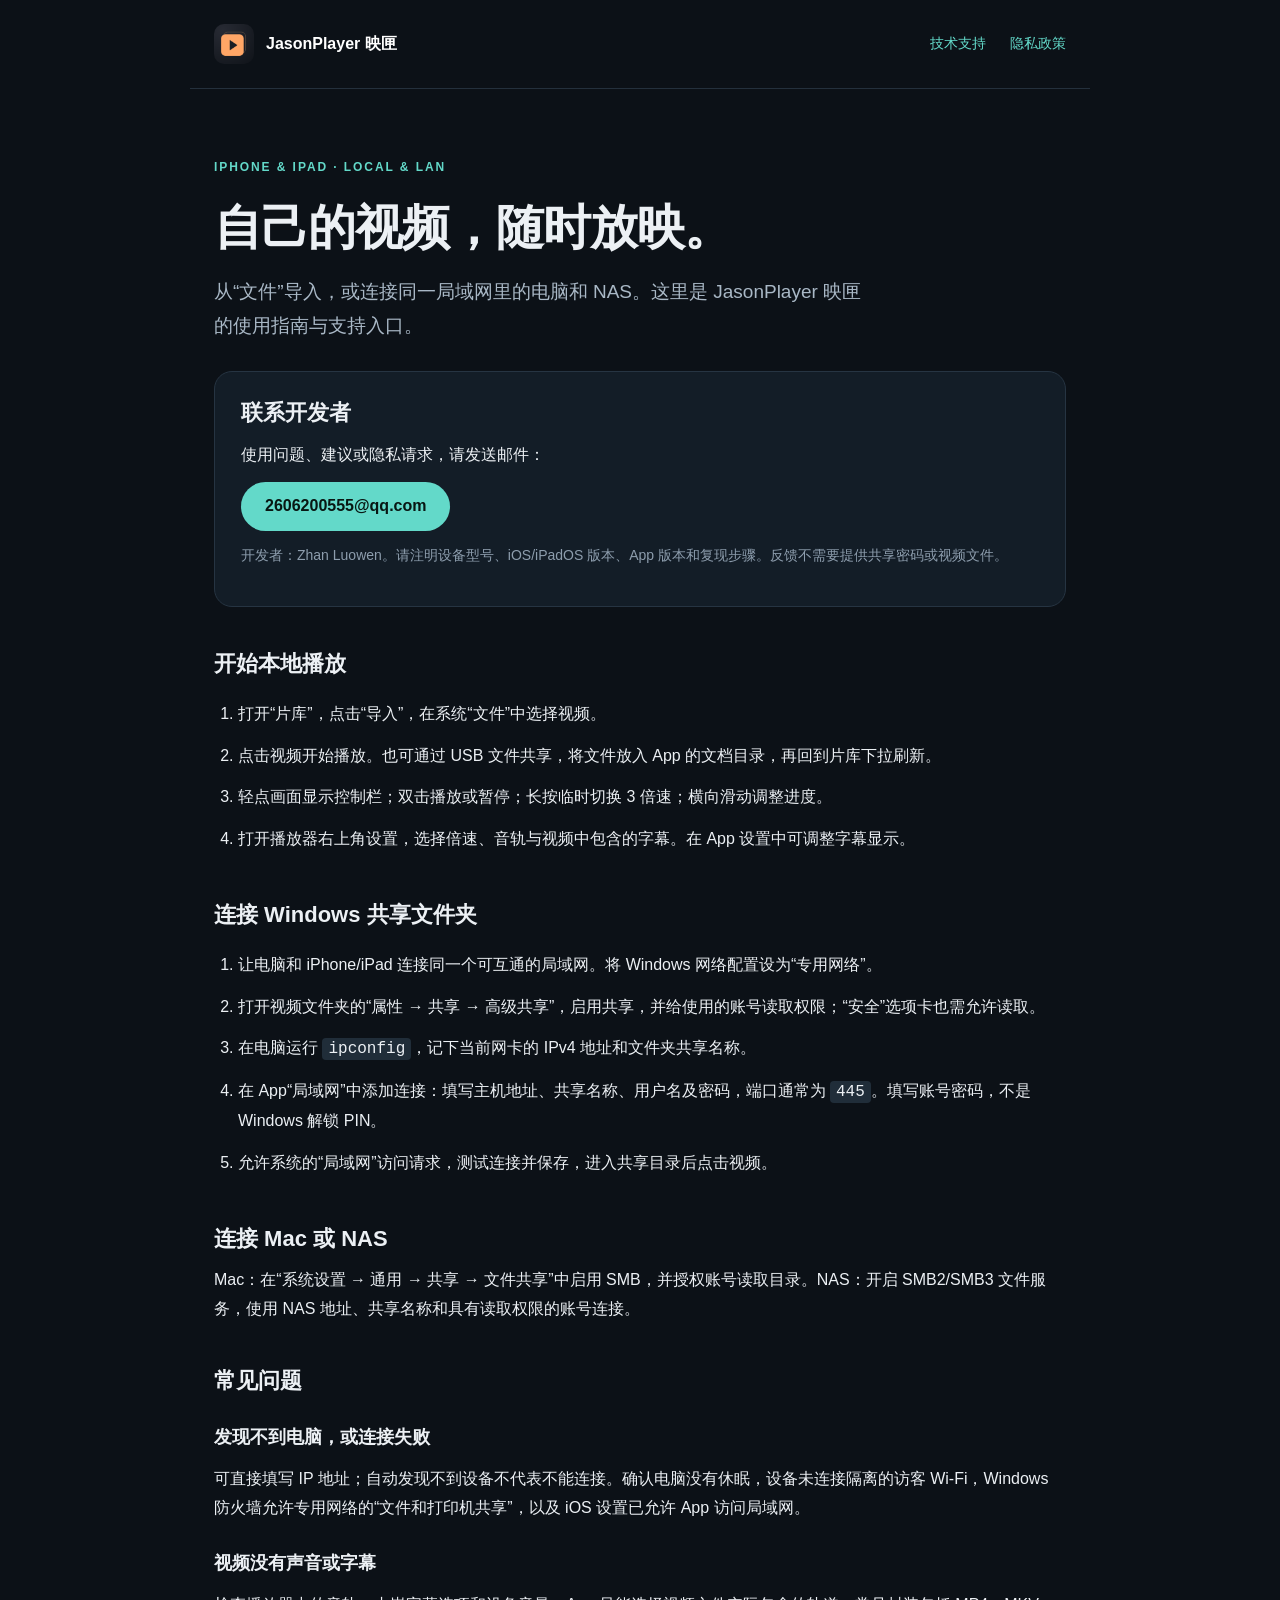
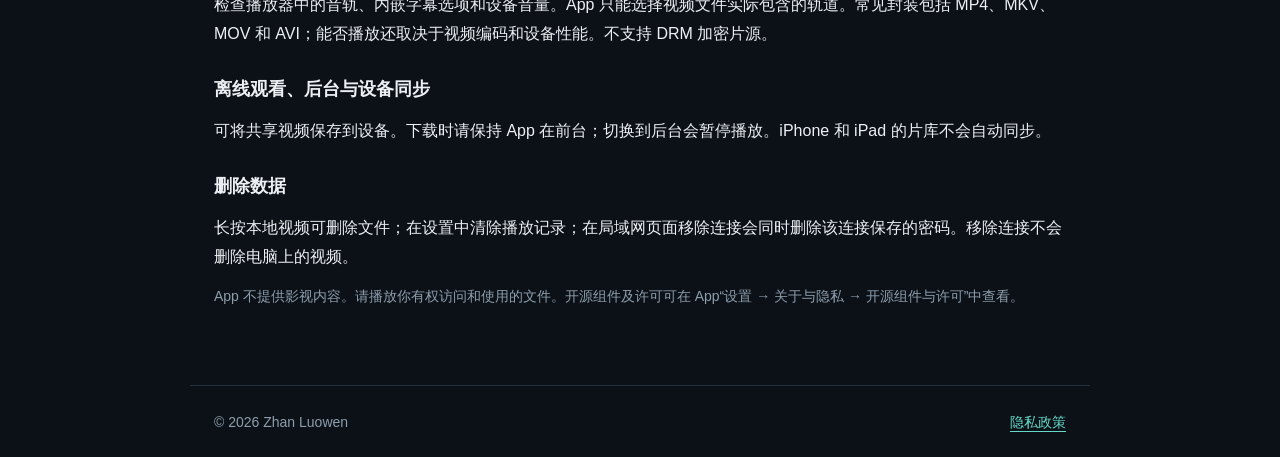
<file: index.html>
<!doctype html>
<html lang="zh-CN"><head><meta charset="utf-8"><meta name="viewport" content="width=device-width,initial-scale=1"><meta name="description" content="JasonPlayer 映匣官方支持：在 iPhone 和 iPad 播放本地视频，连接电脑与 NAS 的局域网共享。"><title>JasonPlayer 映匣 · 技术支持</title><link rel="stylesheet" href="style.css"></head>
<body><header><a class="brand" href="./"><img src="icon.png" alt="">JasonPlayer 映匣</a><nav aria-label="导航"><a href="./" aria-current="page">技术支持</a><a href="privacy.html">隐私政策</a></nav></header>
<main><p class="eyebrow">IPHONE & IPAD · LOCAL & LAN</p><h1>自己的视频，随时放映。</h1><p class="intro">从“文件”导入，或连接同一局域网里的电脑和 NAS。这里是 JasonPlayer 映匣的使用指南与支持入口。</p>
<section class="card"><h2>联系开发者</h2><p>使用问题、建议或隐私请求，请发送邮件：</p><a class="button" href="mailto:2606200555@qq.com">2606200555@qq.com</a><p class="meta">开发者：Zhan Luowen。请注明设备型号、iOS/iPadOS 版本、App 版本和复现步骤。反馈不需要提供共享密码或视频文件。</p></section>
<h2>开始本地播放</h2><ol class="steps"><li>打开“片库”，点击“导入”，在系统“文件”中选择视频。</li><li>点击视频开始播放。也可通过 USB 文件共享，将文件放入 App 的文档目录，再回到片库下拉刷新。</li><li>轻点画面显示控制栏；双击播放或暂停；长按临时切换 3 倍速；横向滑动调整进度。</li><li>打开播放器右上角设置，选择倍速、音轨与视频中包含的字幕。在 App 设置中可调整字幕显示。</li></ol>
<h2>连接 Windows 共享文件夹</h2><ol class="steps"><li>让电脑和 iPhone/iPad 连接同一个可互通的局域网。将 Windows 网络配置设为“专用网络”。</li><li>打开视频文件夹的“属性 → 共享 → 高级共享”，启用共享，并给使用的账号读取权限；“安全”选项卡也需允许读取。</li><li>在电脑运行 <code>ipconfig</code>，记下当前网卡的 IPv4 地址和文件夹共享名称。</li><li>在 App“局域网”中添加连接：填写主机地址、共享名称、用户名及密码，端口通常为 <code>445</code>。填写账号密码，不是 Windows 解锁 PIN。</li><li>允许系统的“局域网”访问请求，测试连接并保存，进入共享目录后点击视频。</li></ol>
<h2>连接 Mac 或 NAS</h2><p>Mac：在“系统设置 → 通用 → 共享 → 文件共享”中启用 SMB，并授权账号读取目录。NAS：开启 SMB2/SMB3 文件服务，使用 NAS 地址、共享名称和具有读取权限的账号连接。</p>
<h2>常见问题</h2><h3>发现不到电脑，或连接失败</h3><p>可直接填写 IP 地址；自动发现不到设备不代表不能连接。确认电脑没有休眠，设备未连接隔离的访客 Wi-Fi，Windows 防火墙允许专用网络的“文件和打印机共享”，以及 iOS 设置已允许 App 访问局域网。</p><h3>视频没有声音或字幕</h3><p>检查播放器中的音轨、内嵌字幕选项和设备音量。App 只能选择视频文件实际包含的轨道。常见封装包括 MP4、MKV、MOV 和 AVI；能否播放还取决于视频编码和设备性能。不支持 DRM 加密片源。</p><h3>离线观看、后台与设备同步</h3><p>可将共享视频保存到设备。下载时请保持 App 在前台；切换到后台会暂停播放。iPhone 和 iPad 的片库不会自动同步。</p><h3>删除数据</h3><p>长按本地视频可删除文件；在设置中清除播放记录；在局域网页面移除连接会同时删除该连接保存的密码。移除连接不会删除电脑上的视频。</p>
<p class="meta">App 不提供影视内容。请播放你有权访问和使用的文件。开源组件及许可可在 App“设置 → 关于与隐私 → 开源组件与许可”中查看。</p></main>
<footer><span>© 2026 Zhan Luowen</span><a href="privacy.html">隐私政策</a></footer></body></html>
</file>
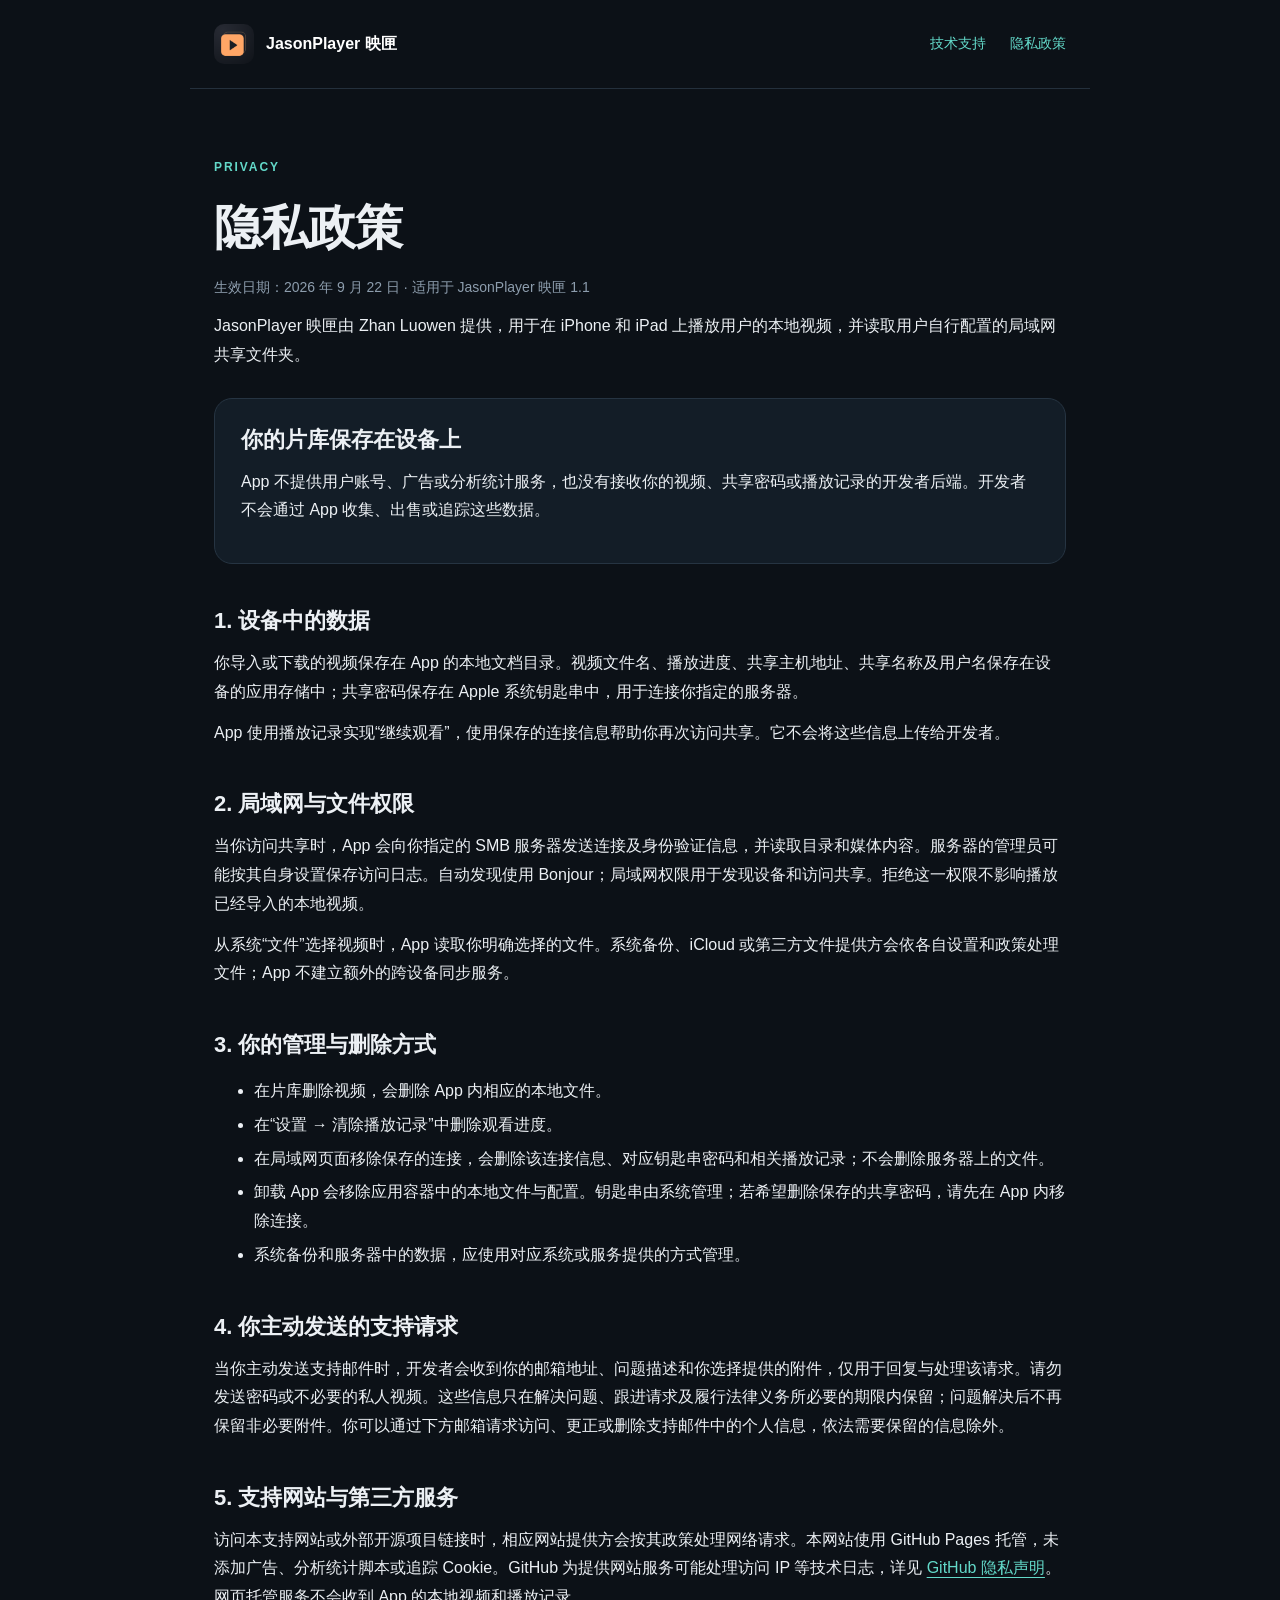
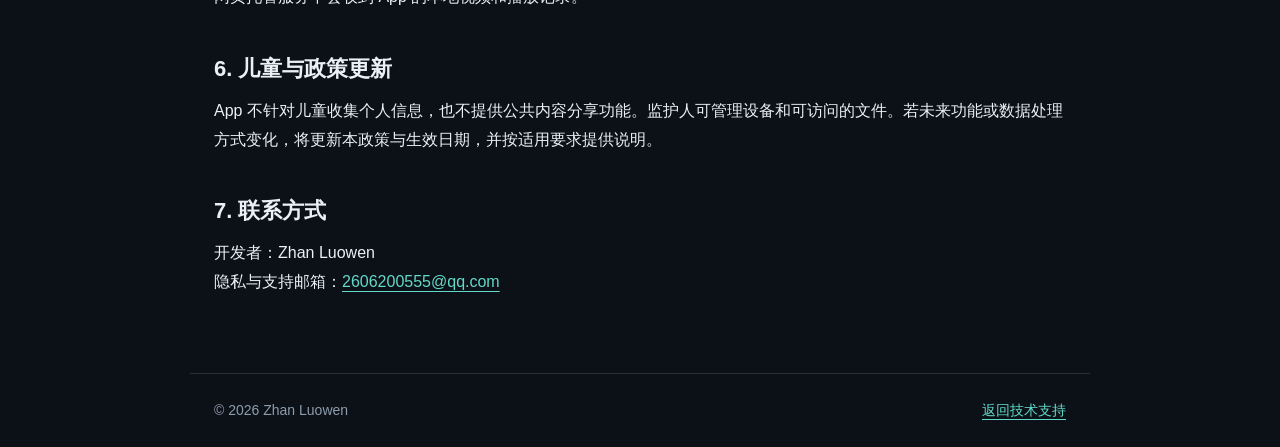
<file: privacy.html>
<!doctype html>
<html lang="zh-CN"><head><meta charset="utf-8"><meta name="viewport" content="width=device-width,initial-scale=1"><meta name="description" content="JasonPlayer 映匣隐私政策：设备本地数据、局域网访问、钥匙串密码与用户支持。"><title>隐私政策 · JasonPlayer 映匣</title><link rel="stylesheet" href="style.css"></head>
<body><header><a class="brand" href="./"><img src="icon.png" alt="">JasonPlayer 映匣</a><nav aria-label="导航"><a href="./">技术支持</a><a href="privacy.html" aria-current="page">隐私政策</a></nav></header>
<main><p class="eyebrow">PRIVACY</p><h1>隐私政策</h1><p class="meta">生效日期：2026 年 9 月 22 日 · 适用于 JasonPlayer 映匣 1.1</p><p>JasonPlayer 映匣由 Zhan Luowen 提供，用于在 iPhone 和 iPad 上播放用户的本地视频，并读取用户自行配置的局域网共享文件夹。</p>
<section class="card"><h2>你的片库保存在设备上</h2><p>App 不提供用户账号、广告或分析统计服务，也没有接收你的视频、共享密码或播放记录的开发者后端。开发者不会通过 App 收集、出售或追踪这些数据。</p></section>
<h2>1. 设备中的数据</h2><p>你导入或下载的视频保存在 App 的本地文档目录。视频文件名、播放进度、共享主机地址、共享名称及用户名保存在设备的应用存储中；共享密码保存在 Apple 系统钥匙串中，用于连接你指定的服务器。</p><p>App 使用播放记录实现“继续观看”，使用保存的连接信息帮助你再次访问共享。它不会将这些信息上传给开发者。</p>
<h2>2. 局域网与文件权限</h2><p>当你访问共享时，App 会向你指定的 SMB 服务器发送连接及身份验证信息，并读取目录和媒体内容。服务器的管理员可能按其自身设置保存访问日志。自动发现使用 Bonjour；局域网权限用于发现设备和访问共享。拒绝这一权限不影响播放已经导入的本地视频。</p><p>从系统“文件”选择视频时，App 读取你明确选择的文件。系统备份、iCloud 或第三方文件提供方会依各自设置和政策处理文件；App 不建立额外的跨设备同步服务。</p>
<h2>3. 你的管理与删除方式</h2><ul><li>在片库删除视频，会删除 App 内相应的本地文件。</li><li>在“设置 → 清除播放记录”中删除观看进度。</li><li>在局域网页面移除保存的连接，会删除该连接信息、对应钥匙串密码和相关播放记录；不会删除服务器上的文件。</li><li>卸载 App 会移除应用容器中的本地文件与配置。钥匙串由系统管理；若希望删除保存的共享密码，请先在 App 内移除连接。</li><li>系统备份和服务器中的数据，应使用对应系统或服务提供的方式管理。</li></ul>
<h2>4. 你主动发送的支持请求</h2><p>当你主动发送支持邮件时，开发者会收到你的邮箱地址、问题描述和你选择提供的附件，仅用于回复与处理该请求。请勿发送密码或不必要的私人视频。这些信息只在解决问题、跟进请求及履行法律义务所必要的期限内保留；问题解决后不再保留非必要附件。你可以通过下方邮箱请求访问、更正或删除支持邮件中的个人信息，依法需要保留的信息除外。</p>
<h2>5. 支持网站与第三方服务</h2><p>访问本支持网站或外部开源项目链接时，相应网站提供方会按其政策处理网络请求。本网站使用 GitHub Pages 托管，未添加广告、分析统计脚本或追踪 Cookie。GitHub 为提供网站服务可能处理访问 IP 等技术日志，详见 <a href="https://docs.github.com/en/site-policy/privacy-policies/github-general-privacy-statement">GitHub 隐私声明</a>。网页托管服务不会收到 App 的本地视频和播放记录。</p>
<h2>6. 儿童与政策更新</h2><p>App 不针对儿童收集个人信息，也不提供公共内容分享功能。监护人可管理设备和可访问的文件。若未来功能或数据处理方式变化，将更新本政策与生效日期，并按适用要求提供说明。</p>
<h2>7. 联系方式</h2><p>开发者：Zhan Luowen<br>隐私与支持邮箱：<a href="mailto:2606200555@qq.com">2606200555@qq.com</a></p></main>
<footer><span>© 2026 Zhan Luowen</span><a href="./">返回技术支持</a></footer></body></html>
</file>
<file: style.css>
:root{color-scheme:dark;font-family:-apple-system,BlinkMacSystemFont,"Segoe UI","Microsoft YaHei",sans-serif;background:#0c1117;color:#ecf0f4;line-height:1.8}*{box-sizing:border-box}body{margin:0}a{color:#63d9c9;text-underline-offset:4px}header,main,footer{max-width:900px;margin:auto;padding:24px}header{display:flex;align-items:center;justify-content:space-between;gap:20px;border-bottom:1px solid #24303c}header a{text-decoration:none}nav{display:flex;gap:24px;font-size:14px}.brand{font-weight:700;color:#fff;display:flex;align-items:center;gap:12px}.brand img{width:40px;height:40px;border-radius:10px}main{padding-top:56px;padding-bottom:64px}h1{font-size:clamp(30px,6vw,48px);line-height:1.3;margin:0 0 16px;letter-spacing:-.02em}h2{font-size:22px;line-height:1.4;margin:42px 0 12px}h3{font-size:18px;margin:24px 0 8px}.intro{font-size:19px;color:#a9b8c6;max-width:660px}.eyebrow{font-size:12px;font-weight:700;letter-spacing:.16em;color:#63d9c9;margin-bottom:18px}.meta,footer{color:#8d9dad;font-size:14px}.card{background:#131d27;border:1px solid #263442;border-radius:18px;padding:26px;margin:28px 0}.card h2{margin-top:0}.steps{padding-left:24px}.steps li{padding:4px 0}code{font-family:ui-monospace,Consolas,monospace;background:#202d39;padding:2px 6px;border-radius:4px}footer{border-top:1px solid #24303c;display:flex;justify-content:space-between;gap:20px}p{margin:12px 0}li{margin:5px 0}.button{display:inline-block;border-radius:999px;background:#63d9c9;color:#081713;font-weight:650;padding:10px 24px;text-decoration:none;overflow-wrap:anywhere}@media(max-width:550px){header{align-items:flex-start;flex-direction:column;gap:12px}main{padding-top:32px}.card{padding:20px}footer{flex-direction:column;gap:0}nav{gap:20px}}
</file>
